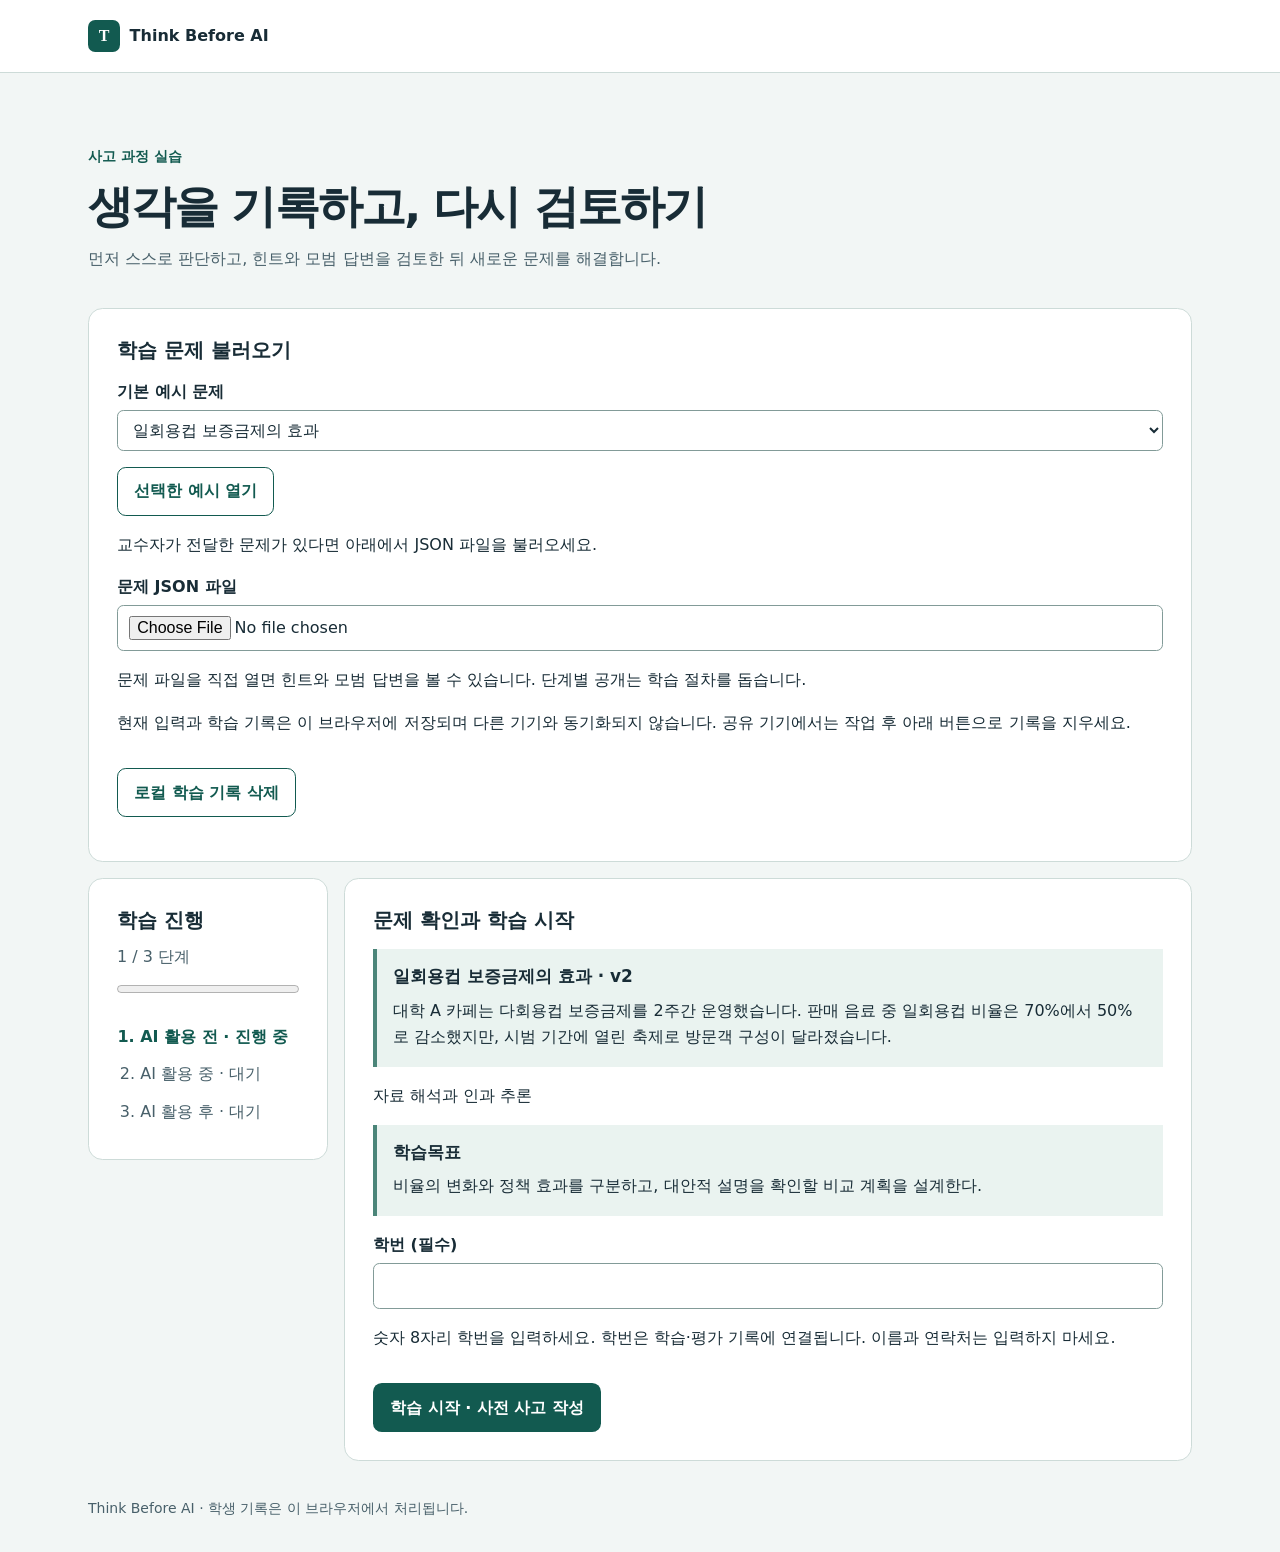
<file: index.html>
<!doctype html>
<html lang="ko">
<head>
  <meta charset="utf-8">
  <meta name="viewport" content="width=device-width, initial-scale=1">
  <meta name="description" content="사고 과정과 독립 수행을 기록하고 평가하는 학습 도구">
  <title>Think Before AI</title>
  <link rel="stylesheet" href="./styles.css?v=20261122.1">
  <script defer src="./assignment.js?v=20261122.1"></script>
  <script defer src="./app.js?v=20261122.1"></script>
  <script defer src="./examples.js?v=20261122.1"></script>
  <script defer src="./problems.js?v=20261122.1"></script>
</head>
<body>
<header class="top"><div class="wrap bar">
  <a class="brand" href="./"><span class="mark" aria-hidden="true">T</span> Think Before AI</a>
</div></header>
<main class="wrap">
  <section id="student">
    <div class="hero">
      <p class="eyebrow">사고 과정 실습</p>
      <h1>생각을 기록하고, 다시 검토하기</h1>
      <p>먼저 스스로 판단하고, 힌트와 모범 답변을 검토한 뒤 새로운 문제를 해결합니다.</p>
    </div>
    <section class="card">
      <h2>학습 문제 불러오기</h2>
      <label for="student-example">기본 예시 문제</label>
      <select id="student-example"><option value="">예시 선택</option></select>
      <button id="load-example" class="secondary" type="button">선택한 예시 열기</button>
      <p>교수자가 전달한 문제가 있다면 아래에서 JSON 파일을 불러오세요.</p>
      <label for="student-problem-file">문제 JSON 파일</label>
      <input id="student-problem-file" type="file" accept=".json,application/json">
      <p>문제 파일을 직접 열면 힌트와 모범 답변을 볼 수 있습니다. 단계별 공개는 학습 절차를 돕습니다.</p>
      <p>현재 입력과 학습 기록은 이 브라우저에 저장되며 다른 기기와 동기화되지 않습니다. 공유 기기에서는 작업 후 아래 버튼으로 기록을 지우세요.</p>
      <button id="clear-student" class="secondary" type="button">로컬 학습 기록 삭제</button>
      <p id="student-file-status" role="status"></p>
    </section>
    <div class="layout">
      <aside class="card progress">
        <h2>학습 진행</h2>
        <p id="progress-label" aria-live="polite"></p>
        <progress id="meter" max="3" value="0" aria-label="완료한 학습 단계"></progress>
        <ol id="steps"></ol>
      </aside>
      <div id="activity"></div>
    </div>
  </section>
</main>
<footer class="wrap">Think Before AI · 학생 기록은 이 브라우저에서 처리됩니다.</footer>
</body>
</html>
</file>
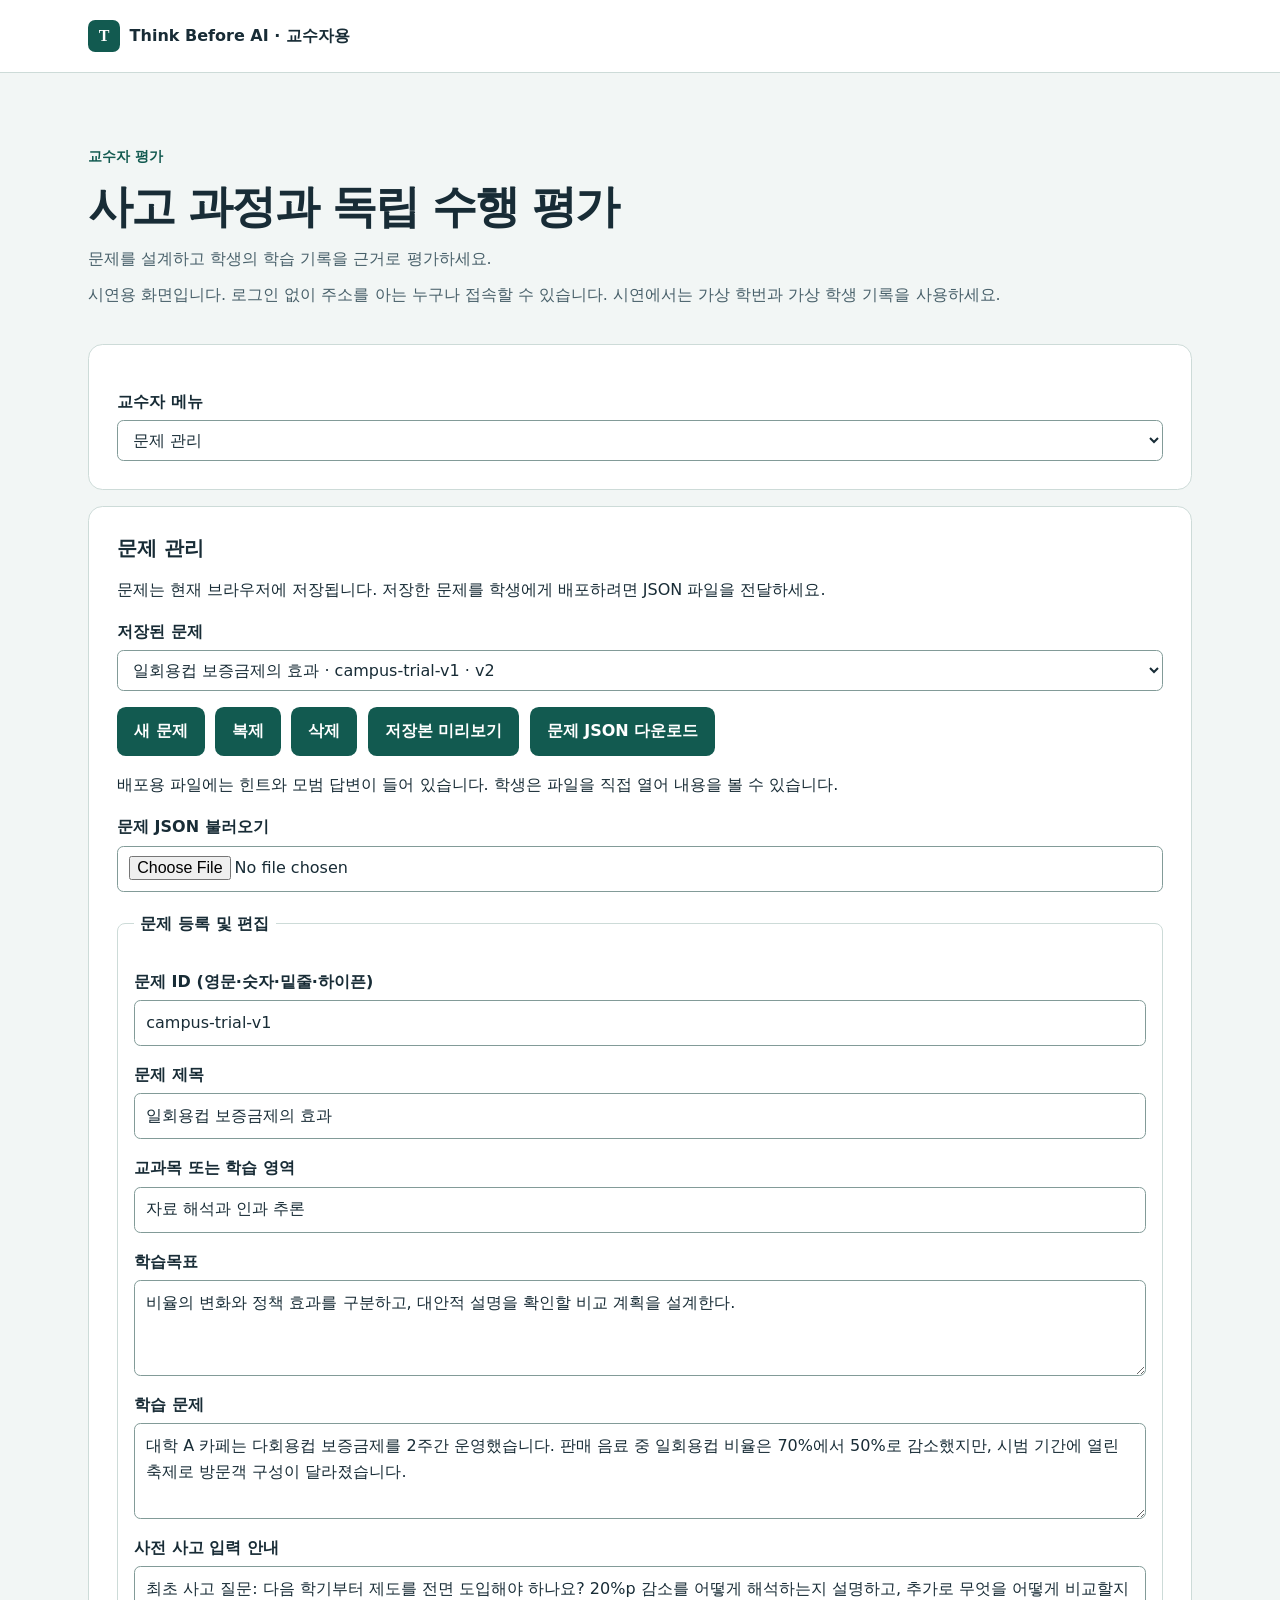
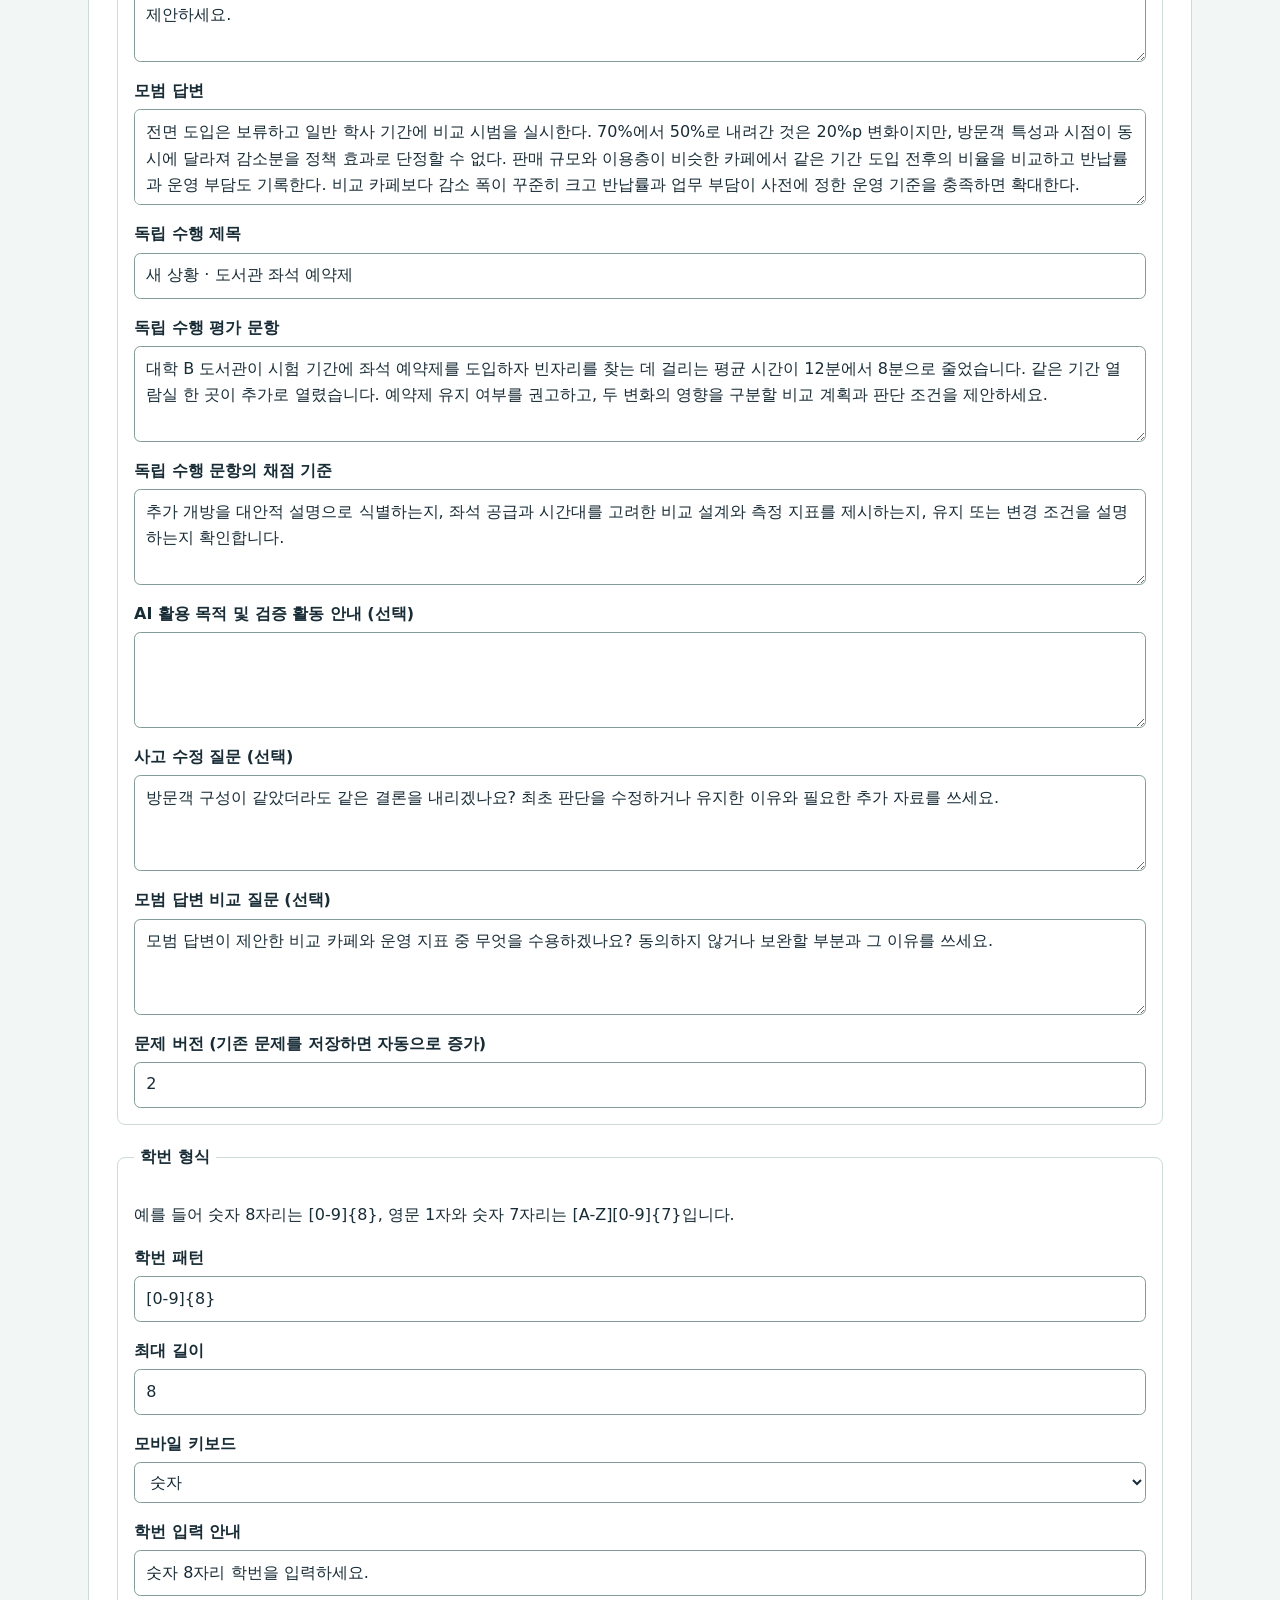
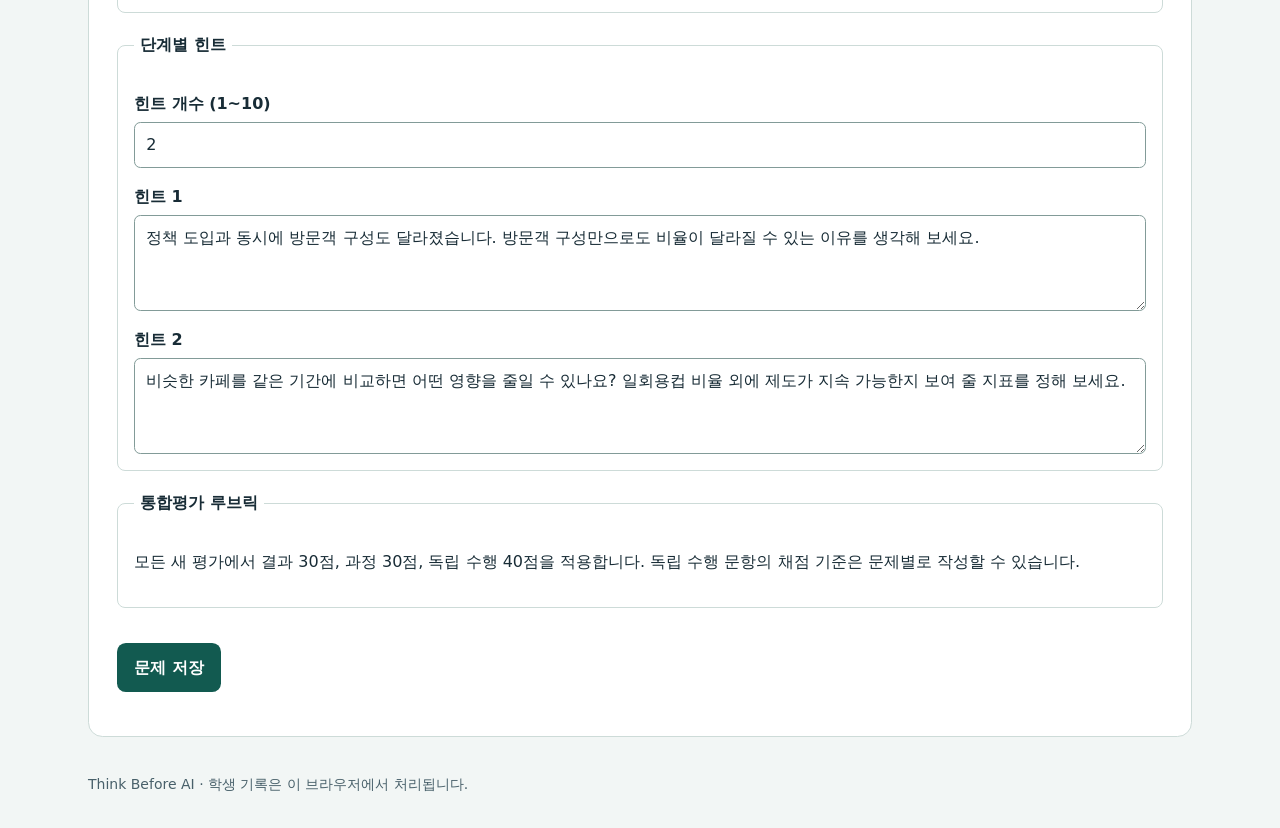
<file: teacher/index.html>
<!doctype html>
<html lang="ko">
<head>
  <meta charset="utf-8">
  <meta name="viewport" content="width=device-width, initial-scale=1">
  <meta name="description" content="사고 과정과 독립 수행을 기록하고 평가하는 학습 도구">
  <title>교수자용 · Think Before AI</title>
  <link rel="stylesheet" href="../styles.css?v=20261122.1">
  <script defer src="../assignment.js?v=20261122.1"></script>
  <script defer src="../app.js?v=20261122.1"></script>
  <script defer src="../examples.js?v=20261122.1"></script>
  <script defer src="../problems.js?v=20261122.1"></script>
</head>
<body>
<header class="top"><div class="wrap bar">
  <a class="brand" href="./"><span class="mark" aria-hidden="true">T</span> Think Before AI · 교수자용</a>
</div></header>
<main class="wrap">
  <section id="teacher">
    <div class="hero">
      <p class="eyebrow">교수자 평가</p>
      <h1>사고 과정과 독립 수행 평가</h1>
      <p>문제를 설계하고 학생의 학습 기록을 근거로 평가하세요.</p>
      <p>시연용 화면입니다. 로그인 없이 주소를 아는 누구나 접속할 수 있습니다. 시연에서는 가상 학번과 가상 학생 기록을 사용하세요.</p>
    </div>
    <div class="card no-print">
      <label for="review-menu">교수자 메뉴</label>
      <select id="review-menu">
        <option value="problems">문제 관리</option>
        <option value="assessment">학생 기록 평가</option>
      </select>
    </div>
    <section id="problem-manager" class="card no-print">
      <h2>문제 관리</h2>
      <p>문제는 현재 브라우저에 저장됩니다. 저장한 문제를 학생에게 배포하려면 JSON 파일을 전달하세요.</p>
      <label for="problem-list">저장된 문제</label>
      <select id="problem-list"></select>
      <div class="actions">
        <button id="new-problem" type="button">새 문제</button>
        <button id="duplicate-problem" type="button">복제</button>
        <button id="delete-problem" type="button">삭제</button>
        <button id="preview-problem" type="button">저장본 미리보기</button>
        <button id="export-problem" type="button">문제 JSON 다운로드</button>
      </div>
      <p>배포용 파일에는 힌트와 모범 답변이 들어 있습니다. 학생은 파일을 직접 열어 내용을 볼 수 있습니다.</p>
      <label for="teacher-problem-file">문제 JSON 불러오기</label>
      <input id="teacher-problem-file" type="file" accept=".json,application/json" aria-describedby="problem-import-status">
      <p id="problem-import-status" role="status"></p>
      <div id="problem-preview" tabindex="-1" hidden></div>
      <form id="problem-form">
        <fieldset>
          <legend>문제 등록 및 편집</legend>
          <div id="problem-fields"></div>
        </fieldset>
        <fieldset>
          <legend>학번 형식</legend>
          <p>예를 들어 숫자 8자리는 [0-9]{8}, 영문 1자와 숫자 7자리는 [A-Z][0-9]{7}입니다.</p>
          <label for="number-pattern">학번 패턴</label>
          <input id="number-pattern" type="text" maxlength="120">
          <label for="number-length">최대 길이</label>
          <input id="number-length" type="number" min="1" max="40" step="1">
          <label for="number-keyboard">모바일 키보드</label>
          <select id="number-keyboard"><option value="numeric">숫자</option><option value="text">문자</option></select>
          <label for="number-instructions">학번 입력 안내</label>
          <input id="number-instructions" type="text" maxlength="200">
        </fieldset>
        <fieldset>
          <legend>단계별 힌트</legend>
          <label for="hint-count">힌트 개수 (1~10)</label>
          <input id="hint-count" type="number" min="1" max="10" step="1">
          <div id="hint-editor"></div>
        </fieldset>
        <fieldset>
          <legend>통합평가 루브릭</legend>
          <p>모든 새 평가에서 결과 30점, 과정 30점, 독립 수행 40점을 적용합니다. 독립 수행 문항의 채점 기준은 문제별로 작성할 수 있습니다.</p>
        </fieldset>
        <button id="save-problem" type="submit">문제 저장</button>
        <p id="problem-status" role="status"></p>
      </form>
    </section>
    <div id="teacher-assessment" hidden>
      <div class="card no-print">
        <h2>학생 기록 불러오기</h2>
        <p>평가는 현재 브라우저에 저장됩니다. 같은 제출 파일을 다시 불러오면 평가를 이어갈 수 있습니다. 제출 파일을 공개 GitHub 저장소에 올리지 마세요.</p>
        <button id="clear-evaluations" type="button" class="secondary">로컬 평가와 불러온 기록 삭제</button>
        <label for="upload">학생 제출 JSON 파일 (여러 개 선택 가능, 파일당 최대 2 MiB)</label>
        <input id="upload" type="file" multiple accept=".json,application/json" aria-describedby="import-status">
        <p id="import-status" role="status">미제출 · 학생 기록 파일을 불러오면 평가를 시작할 수 있습니다.</p>
      </div>
      <section id="record-browser" class="card no-print" hidden>
        <h2>학생 기록 검색</h2>
        <label for="student-search">학번 검색</label>
        <input id="student-search" type="search" autocomplete="off" aria-describedby="search-status">
        <p id="search-status" role="status"></p>
        <label for="student-record">평가할 기록</label>
        <select id="student-record"></select>
      </section>
      <div id="assessment"></div>
    </div>
  </section>
</main>
<footer class="wrap">Think Before AI · 학생 기록은 이 브라우저에서 처리됩니다.</footer>
</body>
</html>
</file>
<file: styles.css>
:root {
  color-scheme: light;
  --ink: #182c36;
  --muted: #48606a;
  --accent: #125a50;
  --line: #cddbd8;
  --wash: #f2f6f5;
  font-family: "Malgun Gothic", "Apple SD Gothic Neo", system-ui, sans-serif;
  color: var(--ink);
  background: var(--wash);
}
* { box-sizing: border-box; }
body { margin: 0; line-height: 1.65; }
[hidden] { display: none !important; }
.wrap { width: min(69rem, calc(100% - 2rem)); margin-inline: auto; }
.top { background: #fff; border-bottom: 1px solid var(--line); }
.bar, .tabs, .brand { display: flex; align-items: center; gap: .6rem; }
.bar { justify-content: space-between; min-height: 4.5rem; flex-wrap: wrap; padding-block: .55rem; }
.brand { color: inherit; text-decoration: none; font-weight: 800; }
.mark { display: grid; place-items: center; width: 2rem; height: 2rem; background: var(--accent); color: white; border-radius: .45rem; font-family: Georgia, serif; }
button, input, textarea, select { font: inherit; }
button { border: 1px solid transparent; border-radius: .55rem; background: var(--accent); color: white; font-weight: 700; padding: .65rem 1rem; cursor: pointer; min-height: 44px; }
button:disabled { opacity: .55; cursor: default; }
.tabs button { background: white; color: var(--ink); }
.tabs [aria-selected="true"] { background: #e2eeea; color: #114b43; }
:focus-visible { outline: 3px solid #176b9e; outline-offset: 3px; }
.hero { padding-block: clamp(1.6rem, 5vw, 3.9rem) 1.6rem; }
.hero p { margin: .6rem 0; color: var(--muted); }
.hero .eyebrow { color: var(--accent); font-weight: 800; font-size: .875rem; }
h1, h2, h3 { line-height: 1.3; margin: 0 0 .65rem; overflow-wrap: anywhere; }
h1 { font-size: clamp(1.7rem, 4vw, 2.8rem); letter-spacing: -.04em; }
h2 { font-size: 1.25rem; }
h3 { font-size: 1.06rem; }
.layout { display: grid; grid-template-columns: minmax(0, 15rem) minmax(0, 1fr); gap: 1rem; align-items: start; }
.card { background: white; border: 1px solid var(--line); border-radius: .9rem; padding: clamp(1rem, 3vw, 1.75rem); margin-bottom: 1rem; }
.progress p { margin: .35rem 0; color: var(--muted); }
progress { width: 100%; accent-color: var(--accent); }
ol { padding-left: 1.45rem; margin-bottom: 0; }
#steps li { padding-block: .35rem; color: var(--muted); }
#steps [aria-current] { color: var(--accent); font-weight: 800; }
.callout { background: #eaf3f0; border-left: 4px solid #4b8579; padding: 1rem; margin-block: 1rem; }
.callout p { margin: 0; }
label { display: block; font-weight: 700; margin: 1rem 0 .3rem; }
input, textarea, select { border: 1px solid #829b98; border-radius: .4rem; padding: .55rem .7rem; background: white; color: var(--ink); width: 100%; min-width: 0; }
textarea { display: block; min-height: 6rem; resize: vertical; }
form button, .actions { margin-top: 1rem; }
.actions { display: flex; flex-wrap: wrap; gap: .65rem; }
.record { white-space: pre-wrap; overflow-wrap: anywhere; }
details { border-top: 1px solid var(--line); padding: .75rem 0; }
summary { cursor: pointer; font-weight: 700; }
fieldset { min-width: 0; border: 1px solid var(--line); border-radius: .5rem; margin: 1.2rem 0; padding: 1rem; }
legend { font-weight: 800; padding-inline: .4rem; }
.rubric { margin-top: 1rem; }
.rubric li { margin-bottom: .5rem; }
.error { color: #a52229; font-weight: 650; }
.error:empty, #import-status:empty { display: none; }
footer { color: var(--muted); font-size: .875rem; padding-block: 1.2rem 2rem; }
@media (max-width: 700px) {
  .layout { grid-template-columns: minmax(0, 1fr); gap: 0; }
  #steps { display: grid; grid-template-columns: repeat(2, minmax(0, 1fr)); gap: 0 1.25rem; }
}
.secondary {
  margin-top: 1rem;
  background: white;
  color: var(--accent);
  border-color: var(--accent);
}
.status-guide { padding-inline-start: 1.4rem; }
.status-guide li { margin-block: .35rem; }
.evidence-layout, .grading-layout {
  display: grid;
  grid-template-columns: repeat(2, minmax(0, 1fr));
  gap: 1rem;
  align-items: start;
}
.criterion { padding: clamp(.75rem, 2.5vw, 1.3rem); }
.criterion .rubric { margin-top: .5rem; }
.criterion-evidence {
  background: var(--wash);
  border-radius: .55rem;
  padding: .85rem;
  overflow-wrap: anywhere;
}
.criterion-evidence .record { margin-bottom: 0; }
.evidence-time {
  font-size: .875rem;
  color: var(--muted);
  margin-block: .3rem;
}
.criterion-score {
  margin-block: .55rem;
  font-weight: 700;
  font-variant-numeric: tabular-nums;
}
.assessment-total {
  padding: .8rem 1rem;
  background: #eaf3f0;
  border-radius: .5rem;
  font-weight: 800;
  font-variant-numeric: tabular-nums;
}
@media (max-width: 700px) {
  .evidence-layout, .grading-layout { grid-template-columns: minmax(0, 1fr); }
}
@media print {
  :root { background: white; color: black; }
  body:not(.printing) .top, footer, .no-print { display: none !important; }
  body.printing > :not(#print-report) { display: none !important; }
  #print-report { display: block !important; }
  .card { border: none; padding: 0; }
  h2, h3 { break-after: avoid; }
}
</file>
